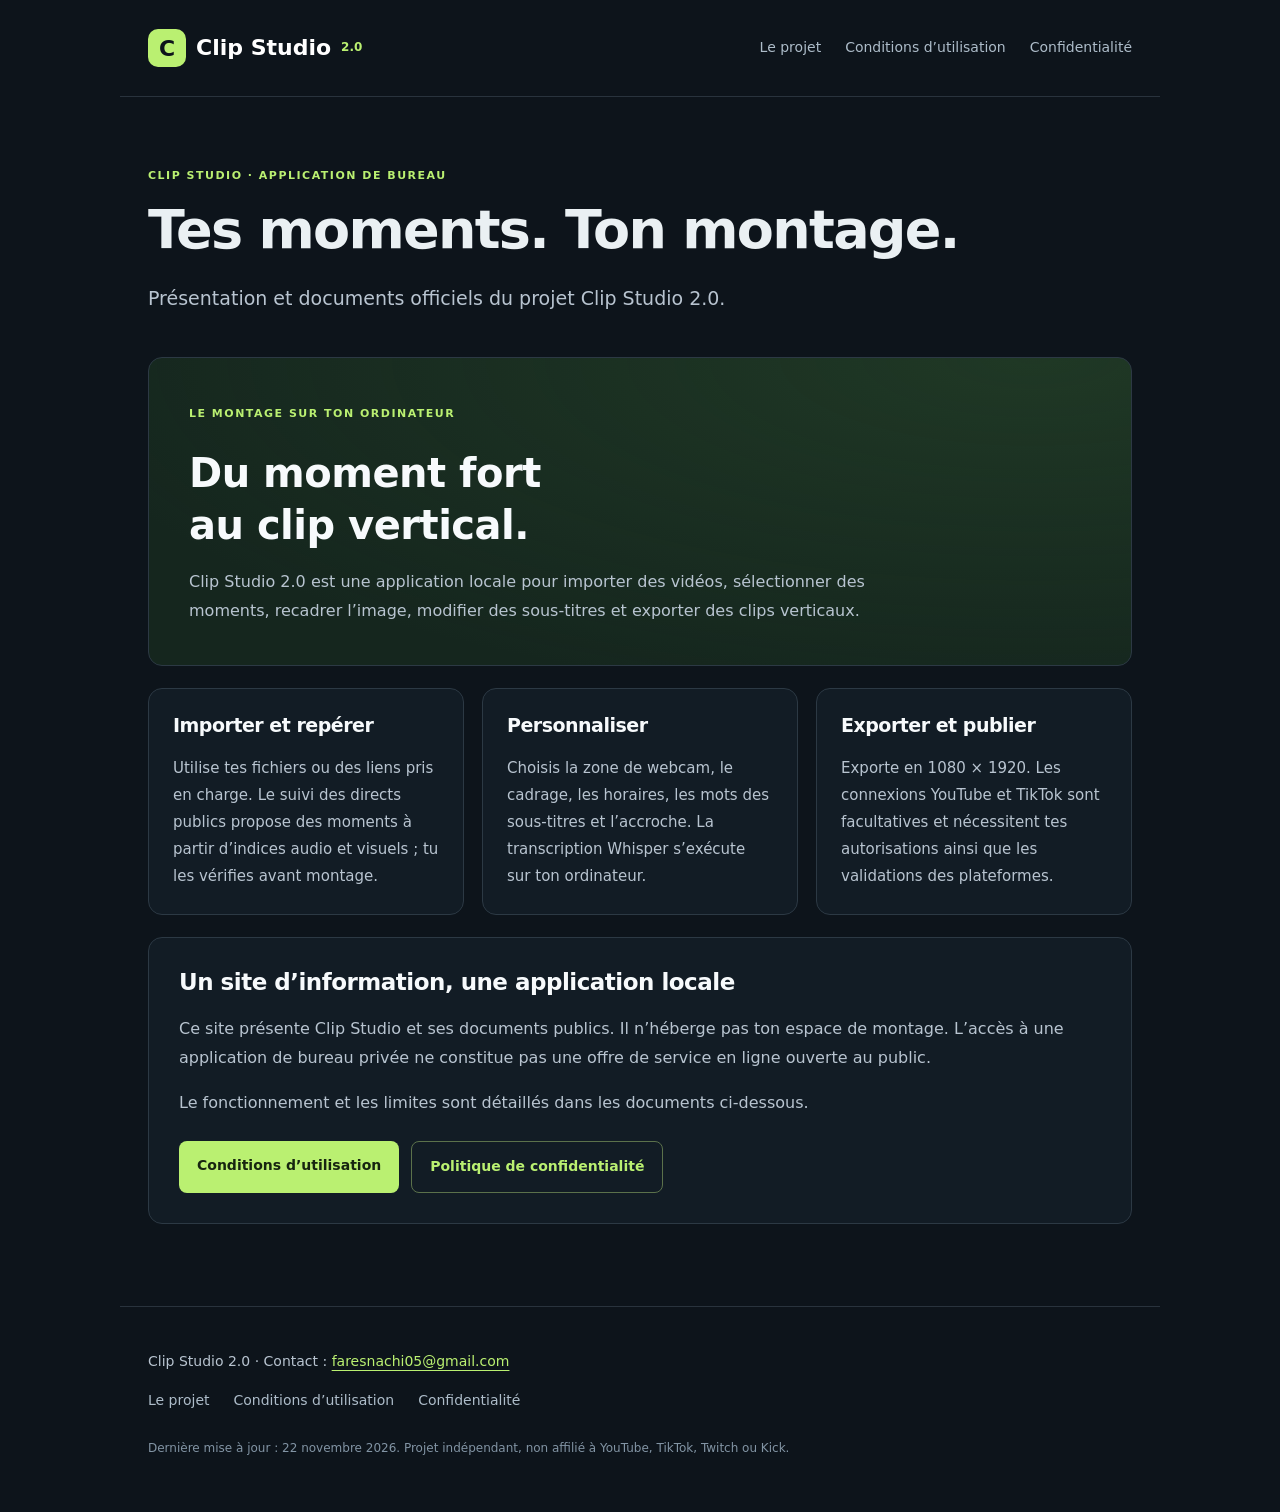
<file: index.html>
<!doctype html><html lang="fr"><head><meta charset="utf-8"><meta name="viewport" content="width=device-width,initial-scale=1"><meta name="description" content="Présentation et documents officiels du projet Clip Studio 2.0."><title>Tes moments. Ton montage. · Clip Studio 2.0</title><link rel="stylesheet" href="/style.css"></head><body><header><a href="/" class="brand"><span class="logo">C</span> Clip Studio <small>2.0</small></a><nav><a href="/">Le projet</a><a href="/conditions/">Conditions d’utilisation</a><a href="/confidentialite/">Confidentialité</a></nav></header><main><p class="eyebrow">CLIP STUDIO · APPLICATION DE BUREAU</p><h1>Tes moments. Ton montage.</h1><p class="lead">Présentation et documents officiels du projet Clip Studio 2.0.</p><section class="intro"><span class="badge">LE MONTAGE SUR TON ORDINATEUR</span><h2>Du moment fort<br>au clip vertical.</h2><p>Clip Studio 2.0 est une application locale pour importer des vidéos, sélectionner des moments, recadrer l’image, modifier des sous-titres et exporter des clips verticaux.</p></section><div class="cards"><section><h2>Importer et repérer</h2><p>Utilise tes fichiers ou des liens pris en charge. Le suivi des directs publics propose des moments à partir d’indices audio et visuels ; tu les vérifies avant montage.</p></section><section><h2>Personnaliser</h2><p>Choisis la zone de webcam, le cadrage, les horaires, les mots des sous-titres et l’accroche. La transcription Whisper s’exécute sur ton ordinateur.</p></section><section><h2>Exporter et publier</h2><p>Exporte en 1080 × 1920. Les connexions YouTube et TikTok sont facultatives et nécessitent tes autorisations ainsi que les validations des plateformes.</p></section></div><section><h2>Un site d’information, une application locale</h2><p>Ce site présente Clip Studio et ses documents publics. Il n’héberge pas ton espace de montage. L’accès à une application de bureau privée ne constitue pas une offre de service en ligne ouverte au public.</p><p>Le fonctionnement et les limites sont détaillés dans les documents ci-dessous.</p><div class="buttons"><a class="button" href="/conditions/">Conditions d’utilisation</a><a class="button secondary" href="/confidentialite/">Politique de confidentialité</a></div></section></main><footer><p>Clip Studio 2.0 · Contact : <a href="mailto:faresnachi05@gmail.com">faresnachi05@gmail.com</a></p><nav><a href="/">Le projet</a><a href="/conditions/">Conditions d’utilisation</a><a href="/confidentialite/">Confidentialité</a></nav><p class="fine">Dernière mise à jour : 22 novembre 2026. Projet indépendant, non affilié à YouTube, TikTok, Twitch ou Kick.</p></footer></body></html>
</file>
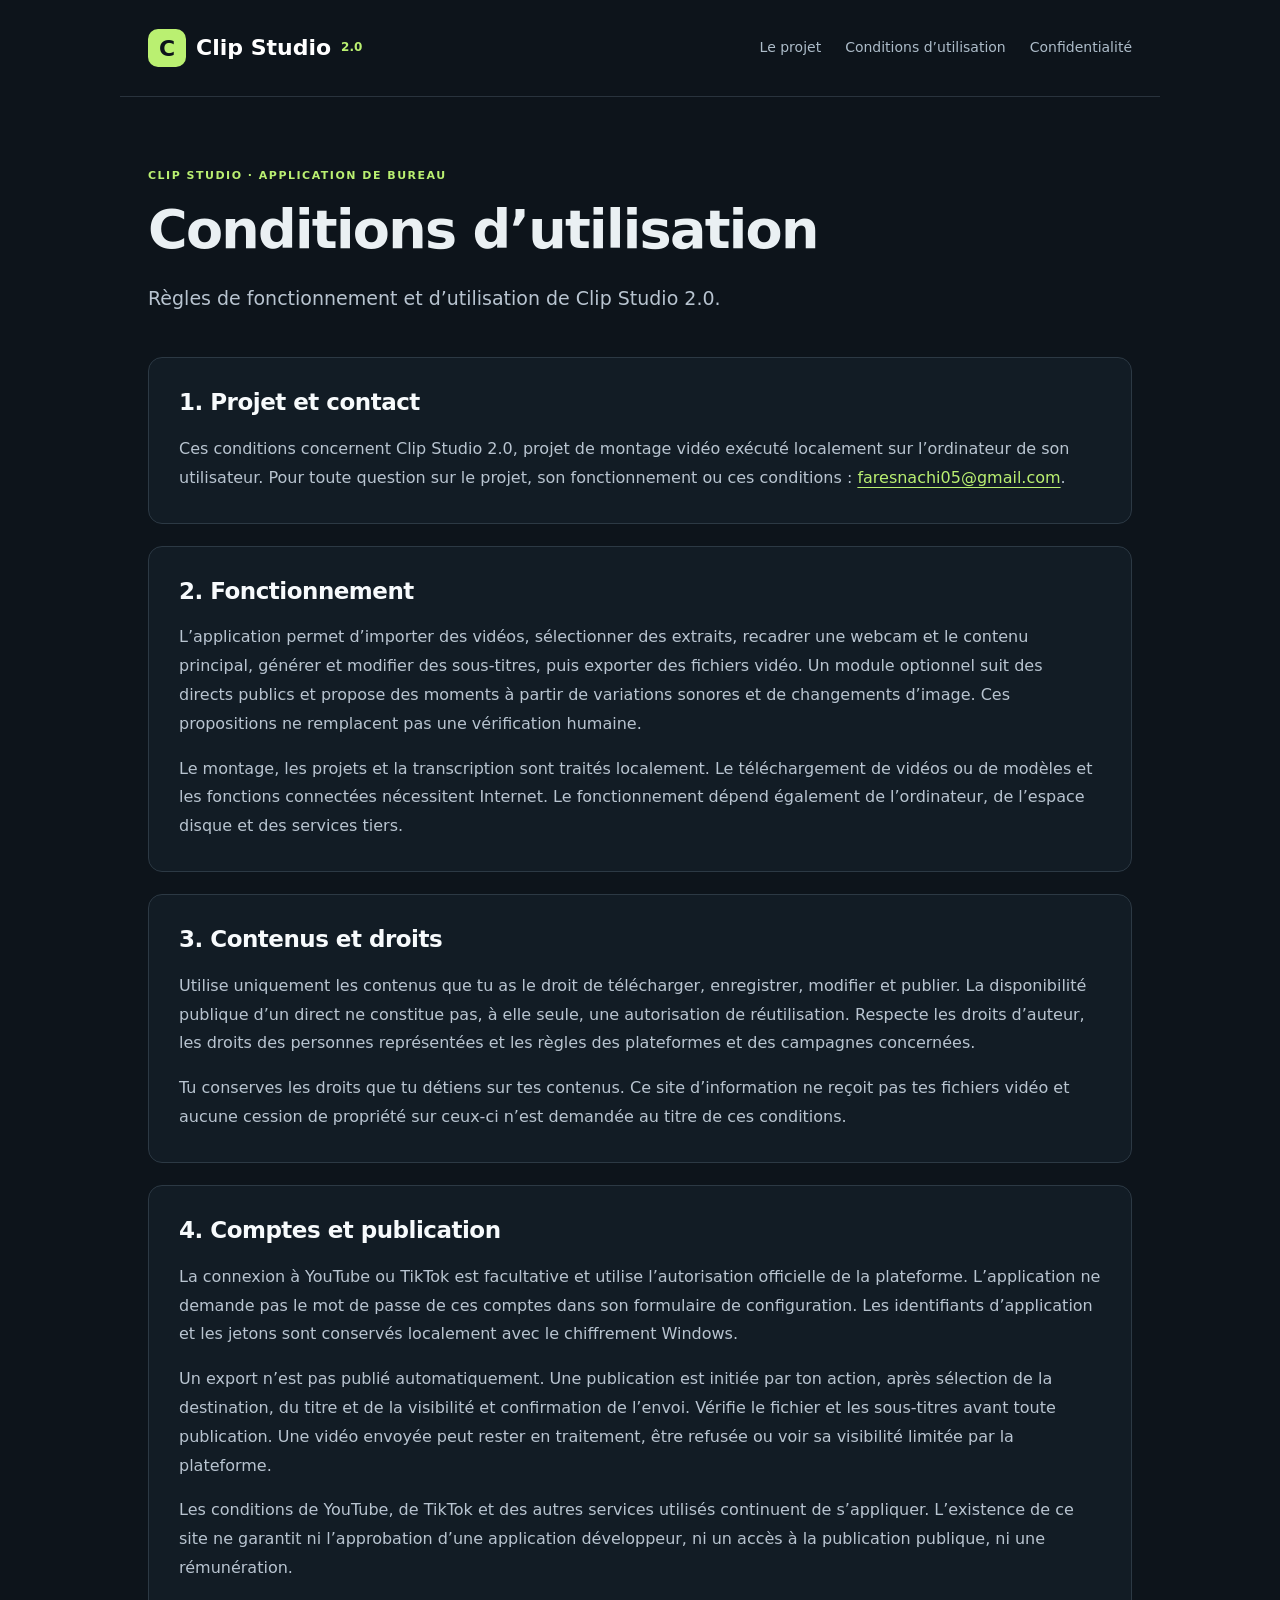
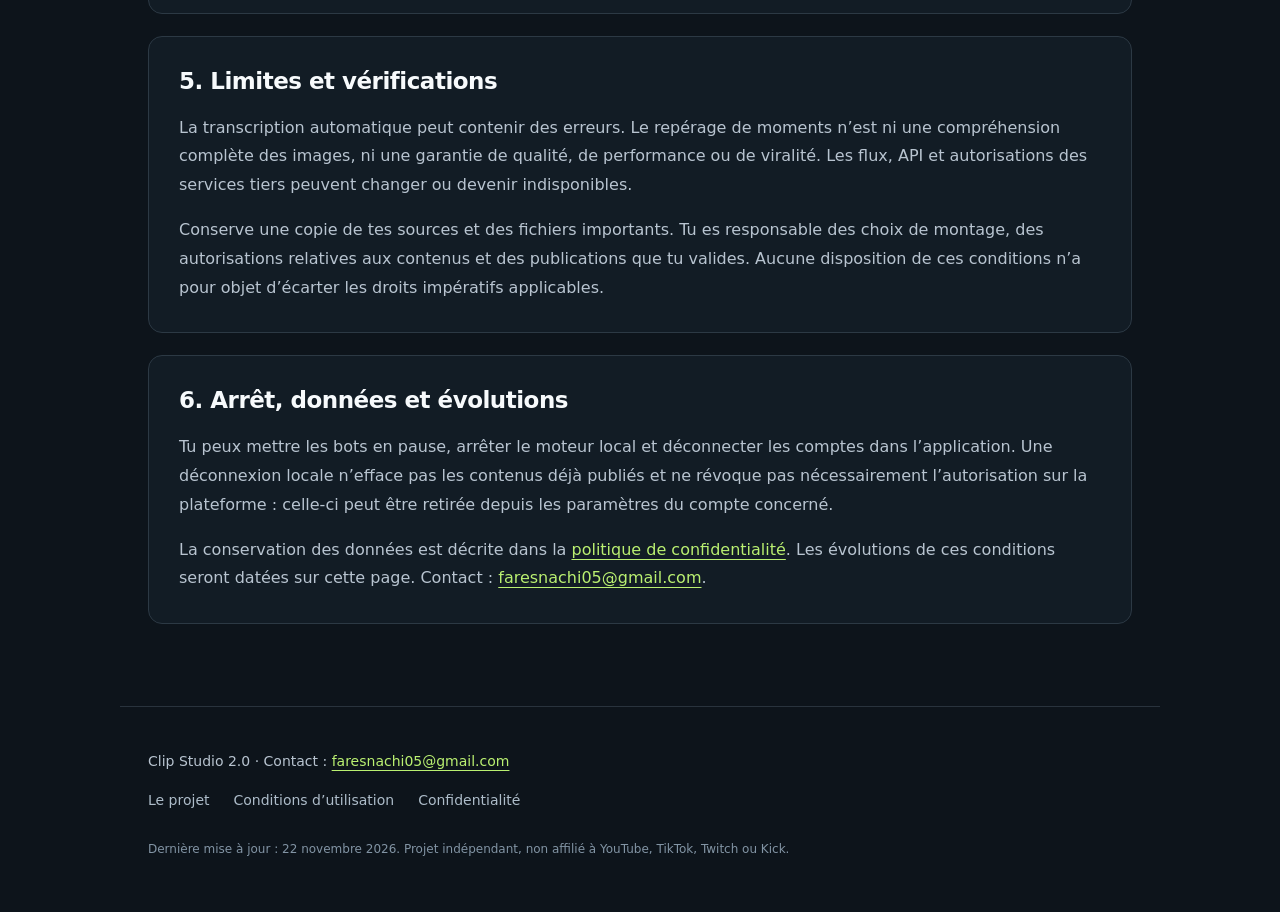
<file: conditions/index.html>
<!doctype html><html lang="fr"><head><meta charset="utf-8"><meta name="viewport" content="width=device-width,initial-scale=1"><meta name="description" content="Règles de fonctionnement et d’utilisation de Clip Studio 2.0."><title>Conditions d’utilisation · Clip Studio 2.0</title><link rel="stylesheet" href="/style.css"></head><body><header><a href="/" class="brand"><span class="logo">C</span> Clip Studio <small>2.0</small></a><nav><a href="/">Le projet</a><a href="/conditions/">Conditions d’utilisation</a><a href="/confidentialite/">Confidentialité</a></nav></header><main><p class="eyebrow">CLIP STUDIO · APPLICATION DE BUREAU</p><h1>Conditions d’utilisation</h1><p class="lead">Règles de fonctionnement et d’utilisation de Clip Studio 2.0.</p><section><h2>1. Projet et contact</h2><p>Ces conditions concernent Clip Studio 2.0, projet de montage vidéo exécuté localement sur l’ordinateur de son utilisateur. Pour toute question sur le projet, son fonctionnement ou ces conditions : <a href="mailto:faresnachi05@gmail.com">faresnachi05@gmail.com</a>.</p></section><section><h2>2. Fonctionnement</h2><p>L’application permet d’importer des vidéos, sélectionner des extraits, recadrer une webcam et le contenu principal, générer et modifier des sous-titres, puis exporter des fichiers vidéo. Un module optionnel suit des directs publics et propose des moments à partir de variations sonores et de changements d’image. Ces propositions ne remplacent pas une vérification humaine.</p><p>Le montage, les projets et la transcription sont traités localement. Le téléchargement de vidéos ou de modèles et les fonctions connectées nécessitent Internet. Le fonctionnement dépend également de l’ordinateur, de l’espace disque et des services tiers.</p></section><section><h2>3. Contenus et droits</h2><p>Utilise uniquement les contenus que tu as le droit de télécharger, enregistrer, modifier et publier. La disponibilité publique d’un direct ne constitue pas, à elle seule, une autorisation de réutilisation. Respecte les droits d’auteur, les droits des personnes représentées et les règles des plateformes et des campagnes concernées.</p><p>Tu conserves les droits que tu détiens sur tes contenus. Ce site d’information ne reçoit pas tes fichiers vidéo et aucune cession de propriété sur ceux-ci n’est demandée au titre de ces conditions.</p></section><section><h2>4. Comptes et publication</h2><p>La connexion à YouTube ou TikTok est facultative et utilise l’autorisation officielle de la plateforme. L’application ne demande pas le mot de passe de ces comptes dans son formulaire de configuration. Les identifiants d’application et les jetons sont conservés localement avec le chiffrement Windows.</p><p>Un export n’est pas publié automatiquement. Une publication est initiée par ton action, après sélection de la destination, du titre et de la visibilité et confirmation de l’envoi. Vérifie le fichier et les sous-titres avant toute publication. Une vidéo envoyée peut rester en traitement, être refusée ou voir sa visibilité limitée par la plateforme.</p><p>Les conditions de YouTube, de TikTok et des autres services utilisés continuent de s’appliquer. L’existence de ce site ne garantit ni l’approbation d’une application développeur, ni un accès à la publication publique, ni une rémunération.</p></section><section><h2>5. Limites et vérifications</h2><p>La transcription automatique peut contenir des erreurs. Le repérage de moments n’est ni une compréhension complète des images, ni une garantie de qualité, de performance ou de viralité. Les flux, API et autorisations des services tiers peuvent changer ou devenir indisponibles.</p><p>Conserve une copie de tes sources et des fichiers importants. Tu es responsable des choix de montage, des autorisations relatives aux contenus et des publications que tu valides. Aucune disposition de ces conditions n’a pour objet d’écarter les droits impératifs applicables.</p></section><section><h2>6. Arrêt, données et évolutions</h2><p>Tu peux mettre les bots en pause, arrêter le moteur local et déconnecter les comptes dans l’application. Une déconnexion locale n’efface pas les contenus déjà publiés et ne révoque pas nécessairement l’autorisation sur la plateforme : celle-ci peut être retirée depuis les paramètres du compte concerné.</p><p>La conservation des données est décrite dans la <a href="/confidentialite/">politique de confidentialité</a>. Les évolutions de ces conditions seront datées sur cette page. Contact : <a href="mailto:faresnachi05@gmail.com">faresnachi05@gmail.com</a>.</p></section></main><footer><p>Clip Studio 2.0 · Contact : <a href="mailto:faresnachi05@gmail.com">faresnachi05@gmail.com</a></p><nav><a href="/">Le projet</a><a href="/conditions/">Conditions d’utilisation</a><a href="/confidentialite/">Confidentialité</a></nav><p class="fine">Dernière mise à jour : 22 novembre 2026. Projet indépendant, non affilié à YouTube, TikTok, Twitch ou Kick.</p></footer></body></html>
</file>
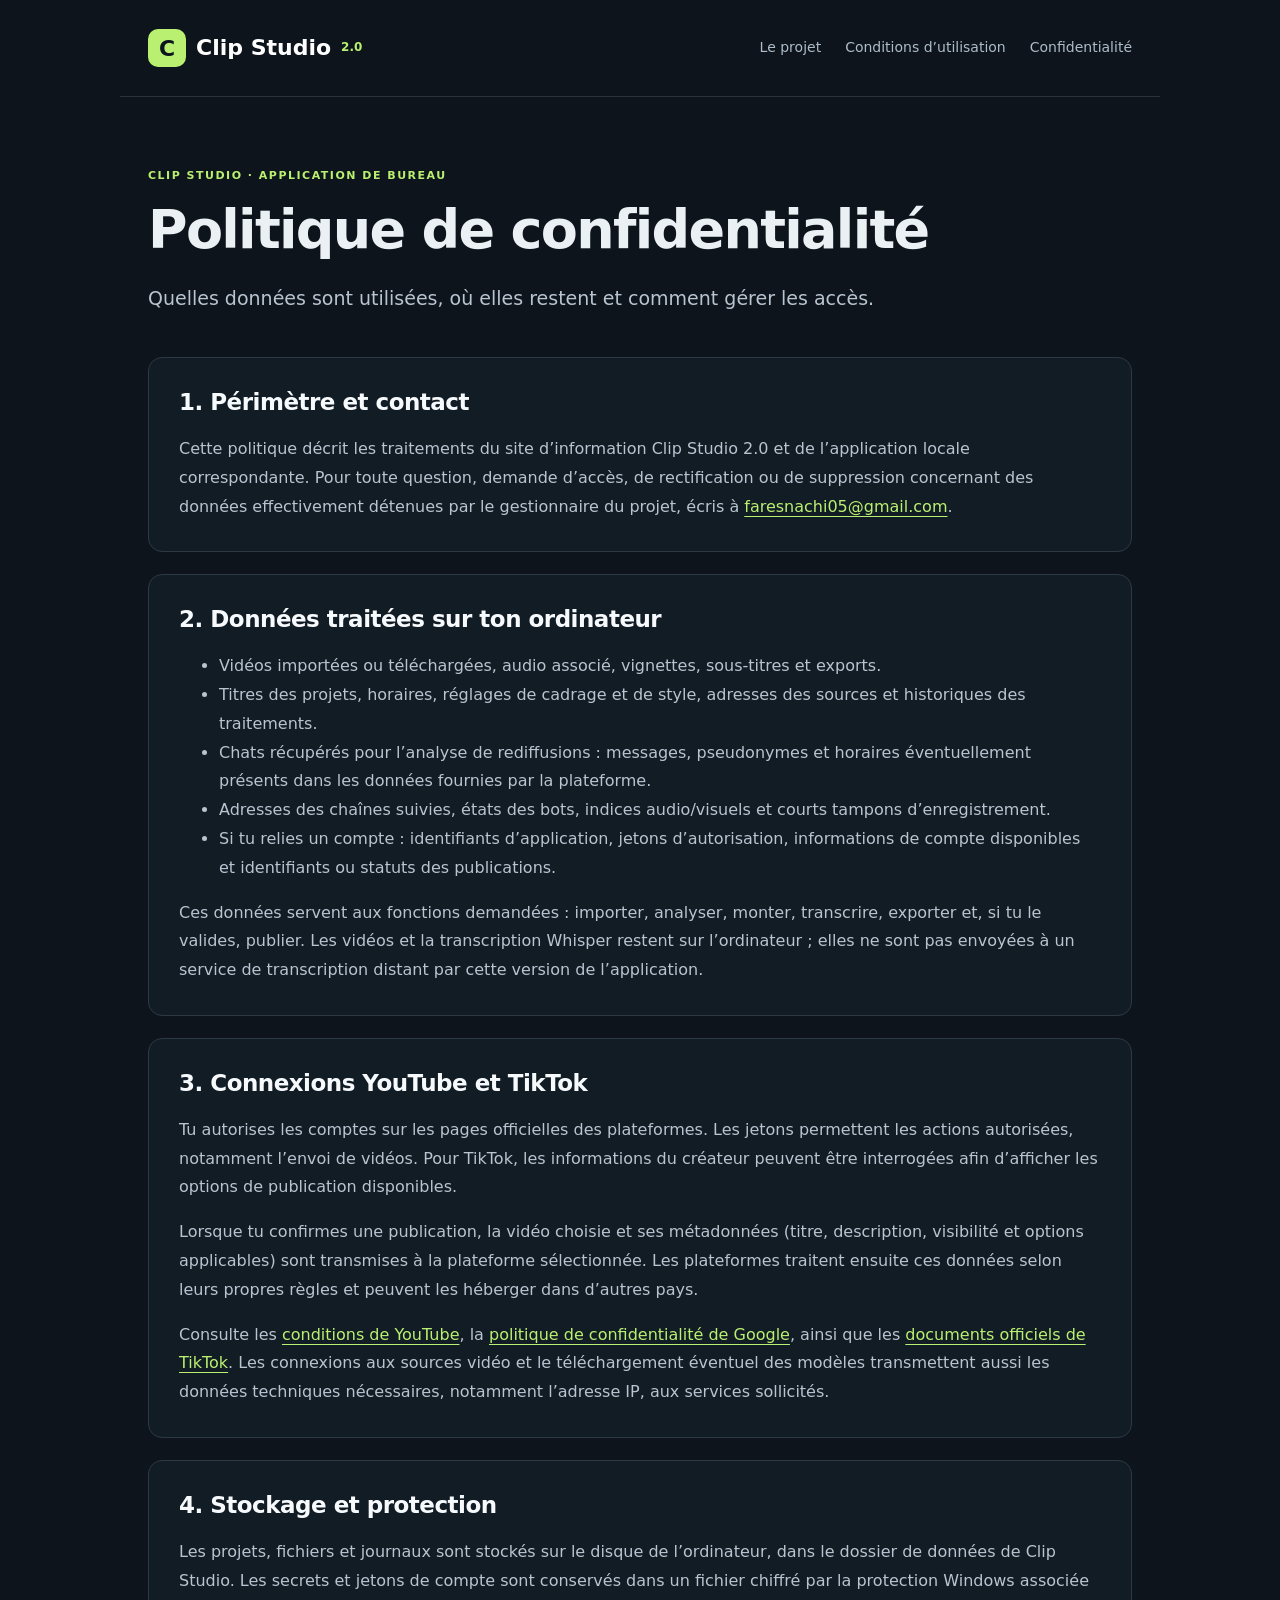
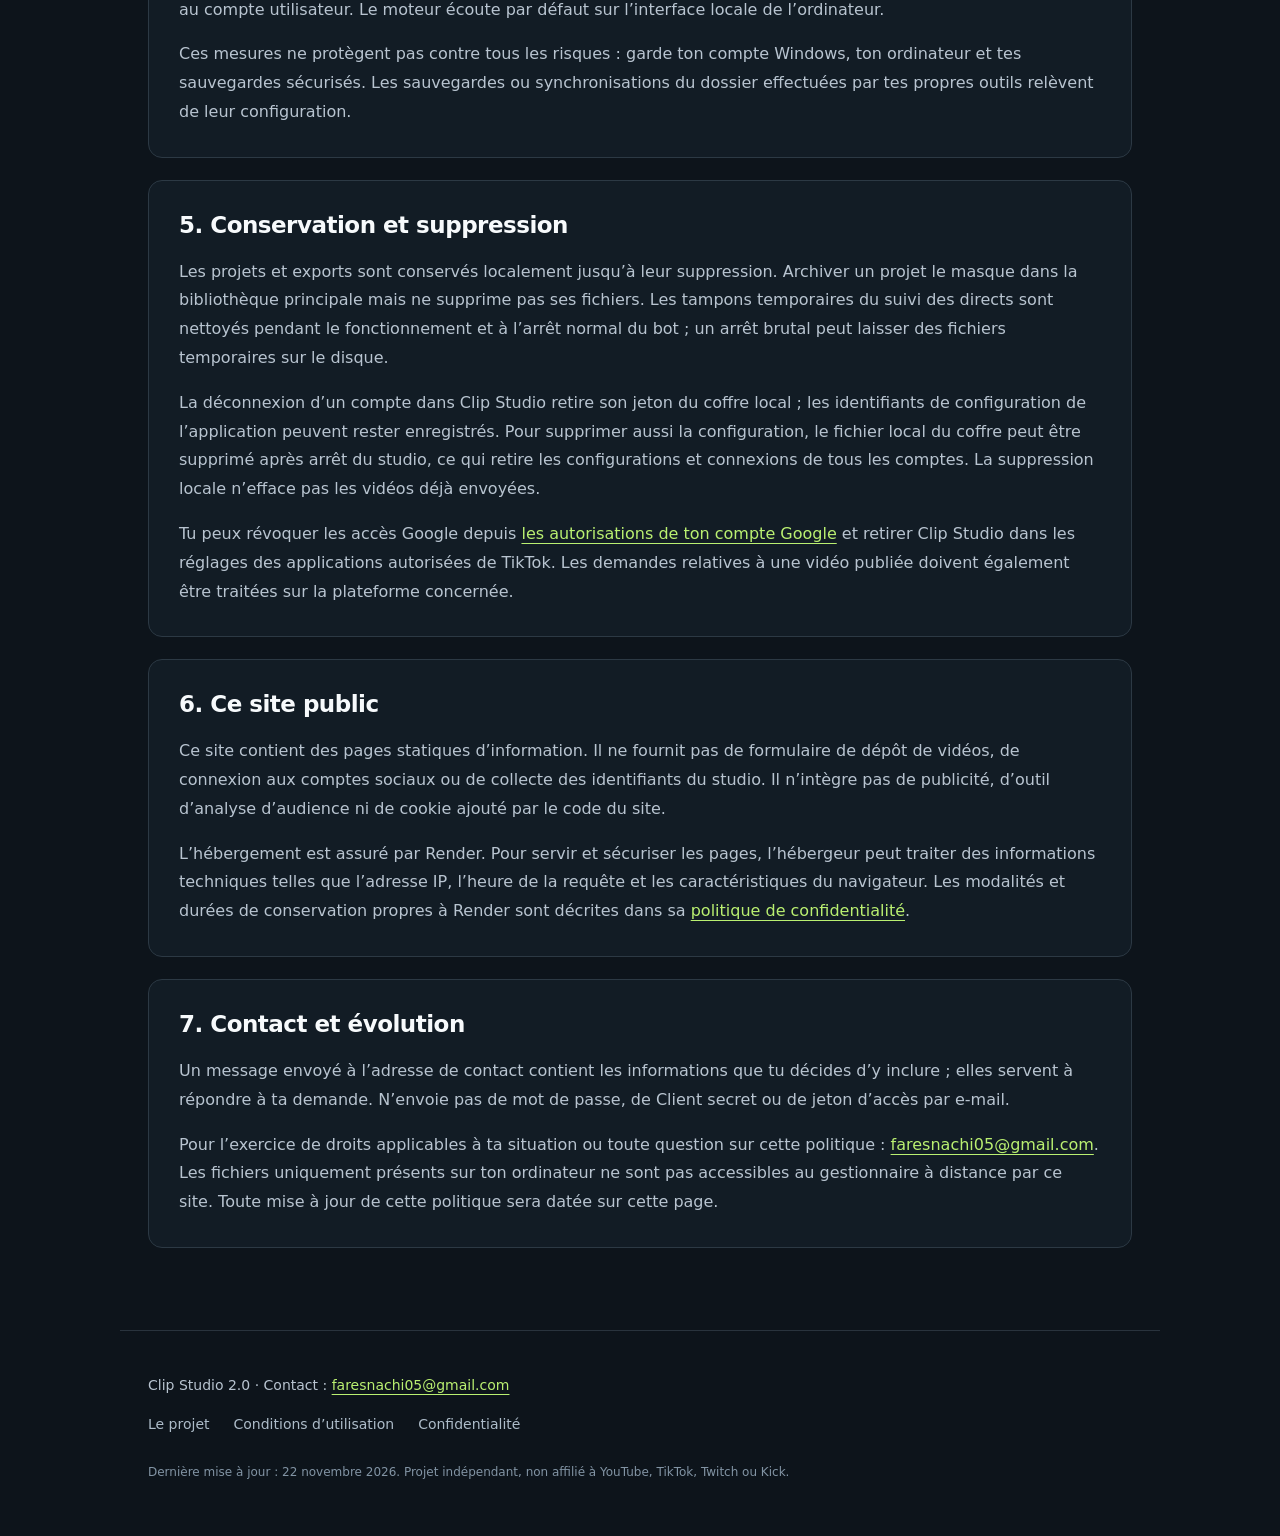
<file: confidentialite/index.html>
<!doctype html><html lang="fr"><head><meta charset="utf-8"><meta name="viewport" content="width=device-width,initial-scale=1"><meta name="description" content="Quelles données sont utilisées, où elles restent et comment gérer les accès."><title>Politique de confidentialité · Clip Studio 2.0</title><link rel="stylesheet" href="/style.css"></head><body><header><a href="/" class="brand"><span class="logo">C</span> Clip Studio <small>2.0</small></a><nav><a href="/">Le projet</a><a href="/conditions/">Conditions d’utilisation</a><a href="/confidentialite/">Confidentialité</a></nav></header><main><p class="eyebrow">CLIP STUDIO · APPLICATION DE BUREAU</p><h1>Politique de confidentialité</h1><p class="lead">Quelles données sont utilisées, où elles restent et comment gérer les accès.</p><section><h2>1. Périmètre et contact</h2><p>Cette politique décrit les traitements du site d’information Clip Studio 2.0 et de l’application locale correspondante. Pour toute question, demande d’accès, de rectification ou de suppression concernant des données effectivement détenues par le gestionnaire du projet, écris à <a href="mailto:faresnachi05@gmail.com">faresnachi05@gmail.com</a>.</p></section><section><h2>2. Données traitées sur ton ordinateur</h2><ul><li>Vidéos importées ou téléchargées, audio associé, vignettes, sous-titres et exports.</li><li>Titres des projets, horaires, réglages de cadrage et de style, adresses des sources et historiques des traitements.</li><li>Chats récupérés pour l’analyse de rediffusions : messages, pseudonymes et horaires éventuellement présents dans les données fournies par la plateforme.</li><li>Adresses des chaînes suivies, états des bots, indices audio/visuels et courts tampons d’enregistrement.</li><li>Si tu relies un compte : identifiants d’application, jetons d’autorisation, informations de compte disponibles et identifiants ou statuts des publications.</li></ul><p>Ces données servent aux fonctions demandées : importer, analyser, monter, transcrire, exporter et, si tu le valides, publier. Les vidéos et la transcription Whisper restent sur l’ordinateur ; elles ne sont pas envoyées à un service de transcription distant par cette version de l’application.</p></section><section><h2>3. Connexions YouTube et TikTok</h2><p>Tu autorises les comptes sur les pages officielles des plateformes. Les jetons permettent les actions autorisées, notamment l’envoi de vidéos. Pour TikTok, les informations du créateur peuvent être interrogées afin d’afficher les options de publication disponibles.</p><p>Lorsque tu confirmes une publication, la vidéo choisie et ses métadonnées (titre, description, visibilité et options applicables) sont transmises à la plateforme sélectionnée. Les plateformes traitent ensuite ces données selon leurs propres règles et peuvent les héberger dans d’autres pays.</p><p>Consulte les <a href="https://www.youtube.com/t/terms">conditions de YouTube</a>, la <a href="https://policies.google.com/privacy">politique de confidentialité de Google</a>, ainsi que les <a href="https://www.tiktok.com/legal/">documents officiels de TikTok</a>. Les connexions aux sources vidéo et le téléchargement éventuel des modèles transmettent aussi les données techniques nécessaires, notamment l’adresse IP, aux services sollicités.</p></section><section><h2>4. Stockage et protection</h2><p>Les projets, fichiers et journaux sont stockés sur le disque de l’ordinateur, dans le dossier de données de Clip Studio. Les secrets et jetons de compte sont conservés dans un fichier chiffré par la protection Windows associée au compte utilisateur. Le moteur écoute par défaut sur l’interface locale de l’ordinateur.</p><p>Ces mesures ne protègent pas contre tous les risques : garde ton compte Windows, ton ordinateur et tes sauvegardes sécurisés. Les sauvegardes ou synchronisations du dossier effectuées par tes propres outils relèvent de leur configuration.</p></section><section><h2>5. Conservation et suppression</h2><p>Les projets et exports sont conservés localement jusqu’à leur suppression. Archiver un projet le masque dans la bibliothèque principale mais ne supprime pas ses fichiers. Les tampons temporaires du suivi des directs sont nettoyés pendant le fonctionnement et à l’arrêt normal du bot ; un arrêt brutal peut laisser des fichiers temporaires sur le disque.</p><p>La déconnexion d’un compte dans Clip Studio retire son jeton du coffre local ; les identifiants de configuration de l’application peuvent rester enregistrés. Pour supprimer aussi la configuration, le fichier local du coffre peut être supprimé après arrêt du studio, ce qui retire les configurations et connexions de tous les comptes. La suppression locale n’efface pas les vidéos déjà envoyées.</p><p>Tu peux révoquer les accès Google depuis <a href="https://myaccount.google.com/permissions">les autorisations de ton compte Google</a> et retirer Clip Studio dans les réglages des applications autorisées de TikTok. Les demandes relatives à une vidéo publiée doivent également être traitées sur la plateforme concernée.</p></section><section><h2>6. Ce site public</h2><p>Ce site contient des pages statiques d’information. Il ne fournit pas de formulaire de dépôt de vidéos, de connexion aux comptes sociaux ou de collecte des identifiants du studio. Il n’intègre pas de publicité, d’outil d’analyse d’audience ni de cookie ajouté par le code du site.</p><p>L’hébergement est assuré par Render. Pour servir et sécuriser les pages, l’hébergeur peut traiter des informations techniques telles que l’adresse IP, l’heure de la requête et les caractéristiques du navigateur. Les modalités et durées de conservation propres à Render sont décrites dans sa <a href="https://render.com/privacy">politique de confidentialité</a>.</p></section><section><h2>7. Contact et évolution</h2><p>Un message envoyé à l’adresse de contact contient les informations que tu décides d’y inclure ; elles servent à répondre à ta demande. N’envoie pas de mot de passe, de Client secret ou de jeton d’accès par e-mail.</p><p>Pour l’exercice de droits applicables à ta situation ou toute question sur cette politique : <a href="mailto:faresnachi05@gmail.com">faresnachi05@gmail.com</a>. Les fichiers uniquement présents sur ton ordinateur ne sont pas accessibles au gestionnaire à distance par ce site. Toute mise à jour de cette politique sera datée sur cette page.</p></section></main><footer><p>Clip Studio 2.0 · Contact : <a href="mailto:faresnachi05@gmail.com">faresnachi05@gmail.com</a></p><nav><a href="/">Le projet</a><a href="/conditions/">Conditions d’utilisation</a><a href="/confidentialite/">Confidentialité</a></nav><p class="fine">Dernière mise à jour : 22 novembre 2026. Projet indépendant, non affilié à YouTube, TikTok, Twitch ou Kick.</p></footer></body></html>
</file>
<file: style.css>
*{box-sizing:border-box}html{color-scheme:dark}body{margin:0;background:#0d141b;color:#eaf0f3;font-family:system-ui,Segoe UI,sans-serif;line-height:1.8}a{color:#baf071;text-underline-offset:4px}header,footer,main{max-width:1040px;margin:auto;padding:28px}header{display:flex;align-items:center;justify-content:space-between;gap:24px;border-bottom:1px solid #29333d}nav{display:flex;gap:24px;flex-wrap:wrap;font-size:14px}nav a{text-decoration:none;color:#adbcc9}nav a:hover{color:#baf071}.brand{font-size:22px;font-weight:800;display:flex;align-items:center;gap:10px;color:#fff;text-decoration:none;white-space:nowrap}.brand small{font-size:12px;color:#baf071}.logo{background:#baf071;color:#0d141b;border-radius:10px;width:38px;height:38px;display:grid;place-items:center}main{padding-top:58px;padding-bottom:60px}h1{font-size:clamp(32px,5vw,54px);line-height:1.12;letter-spacing:-1.7px;margin:15px 0 20px}h2{font-size:23px;line-height:1.3;letter-spacing:-.5px;color:#f7fafc;margin:0 0 17px}p,li{font-size:16px;color:#b8c4d0}.lead{font-size:19px;max-width:760px;margin-bottom:42px}.eyebrow,.badge{font-size:11px;font-weight:700;color:#baf071;letter-spacing:1.5px}section{padding:30px;border:1px solid #2c3944;border-radius:14px;background:#121c25;margin:22px 0}section a{overflow-wrap:anywhere}section p:last-child{margin-bottom:0}.intro{background:radial-gradient(ellipse at 90% 0,#345c3355,transparent 80%),#15261e;padding:40px}.intro h2{font-size:40px;margin-top:20px}.intro p{max-width:690px}.cards{display:grid;grid-template-columns:repeat(3,1fr);gap:18px}.cards section{padding:24px;margin:0}.cards h2{font-size:19px}.cards p{font-size:15px}.buttons{display:flex;gap:12px;flex-wrap:wrap;margin-top:24px}.button{display:inline-block;background:#baf071;color:#172510;border-radius:8px;padding:12px 18px;text-decoration:none;font-weight:700;font-size:14px}.secondary{background:transparent;border:1px solid #5b714b;color:#baf071}footer{border-top:1px solid #29333d;padding-bottom:40px}footer p{font-size:14px}.fine{font-size:12px;color:#8294a4;margin-top:25px}@media(max-width:720px){header{align-items:start;flex-direction:column}nav{gap:14px;font-size:13px}main{padding-top:32px}.cards{grid-template-columns:1fr}.cards section{padding:25px}section,.intro{padding:25px}.intro h2{font-size:32px}footer p{overflow-wrap:anywhere}}
</file>
